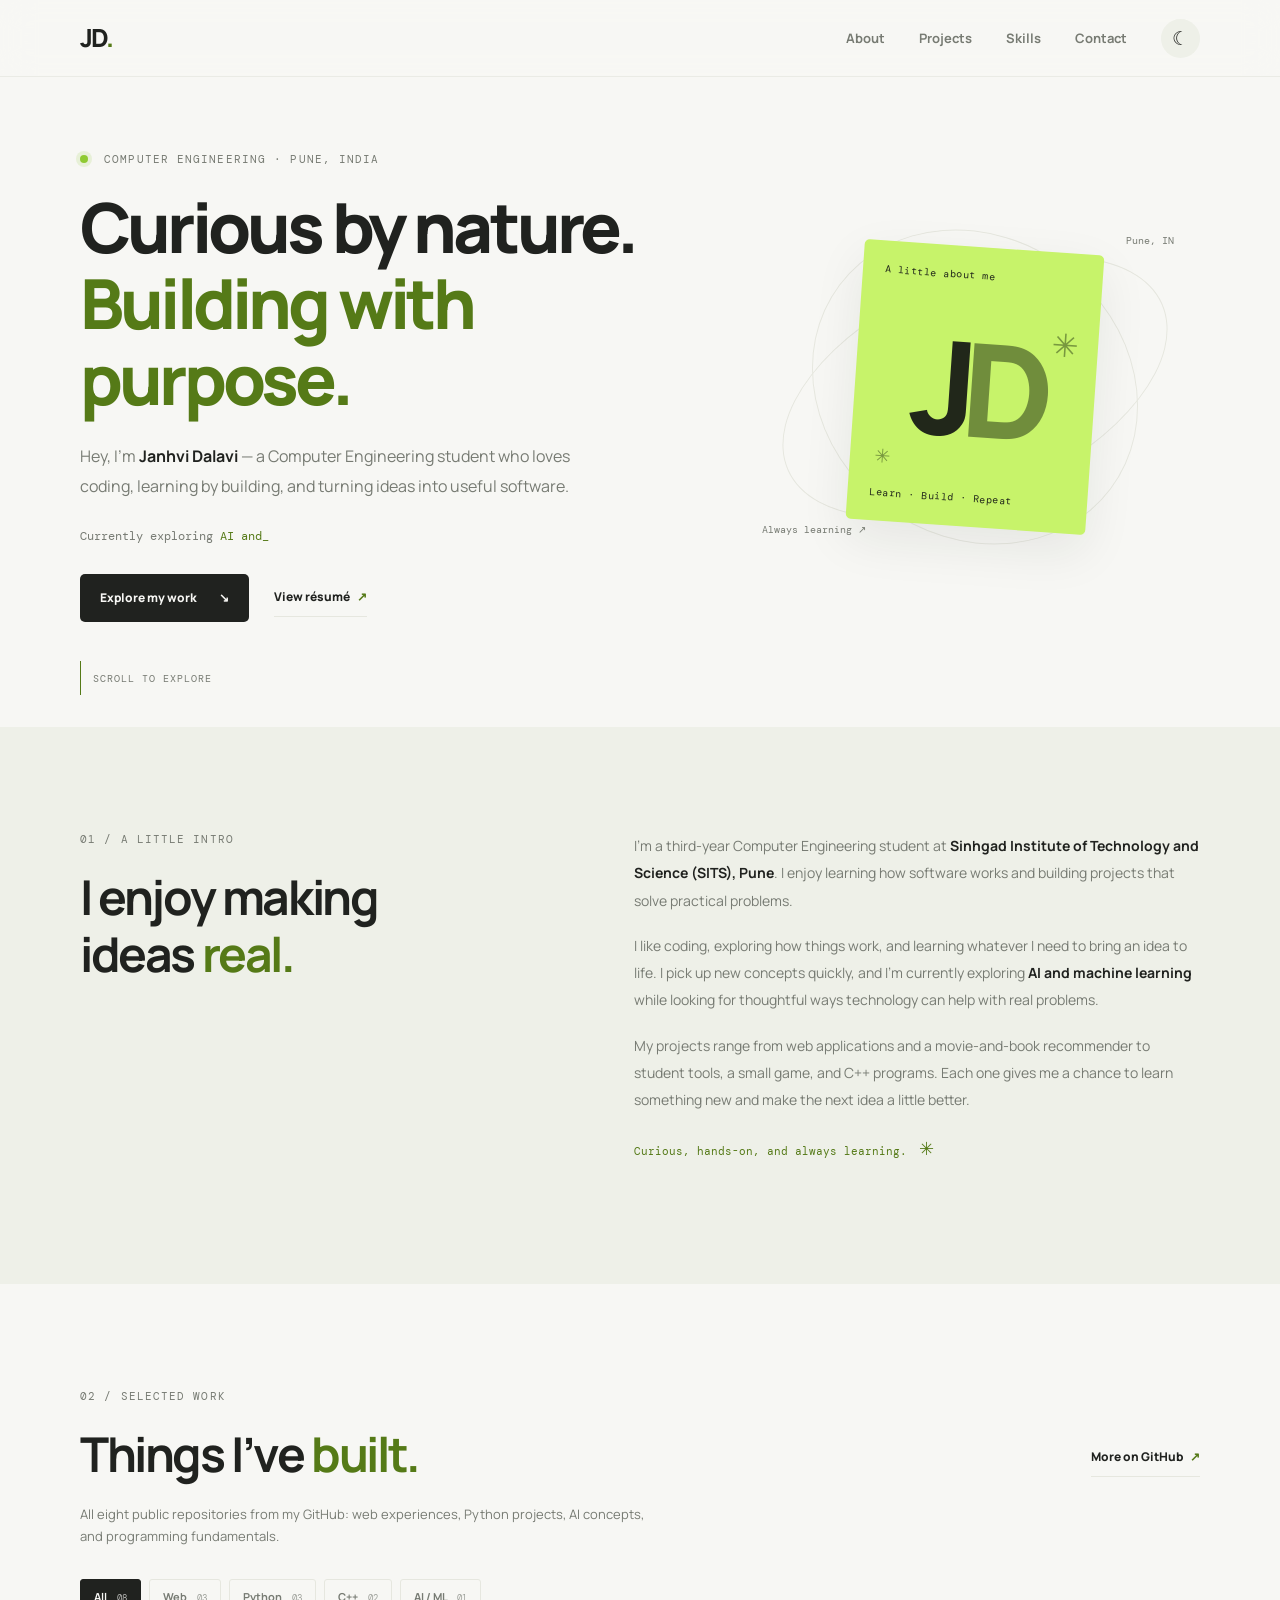
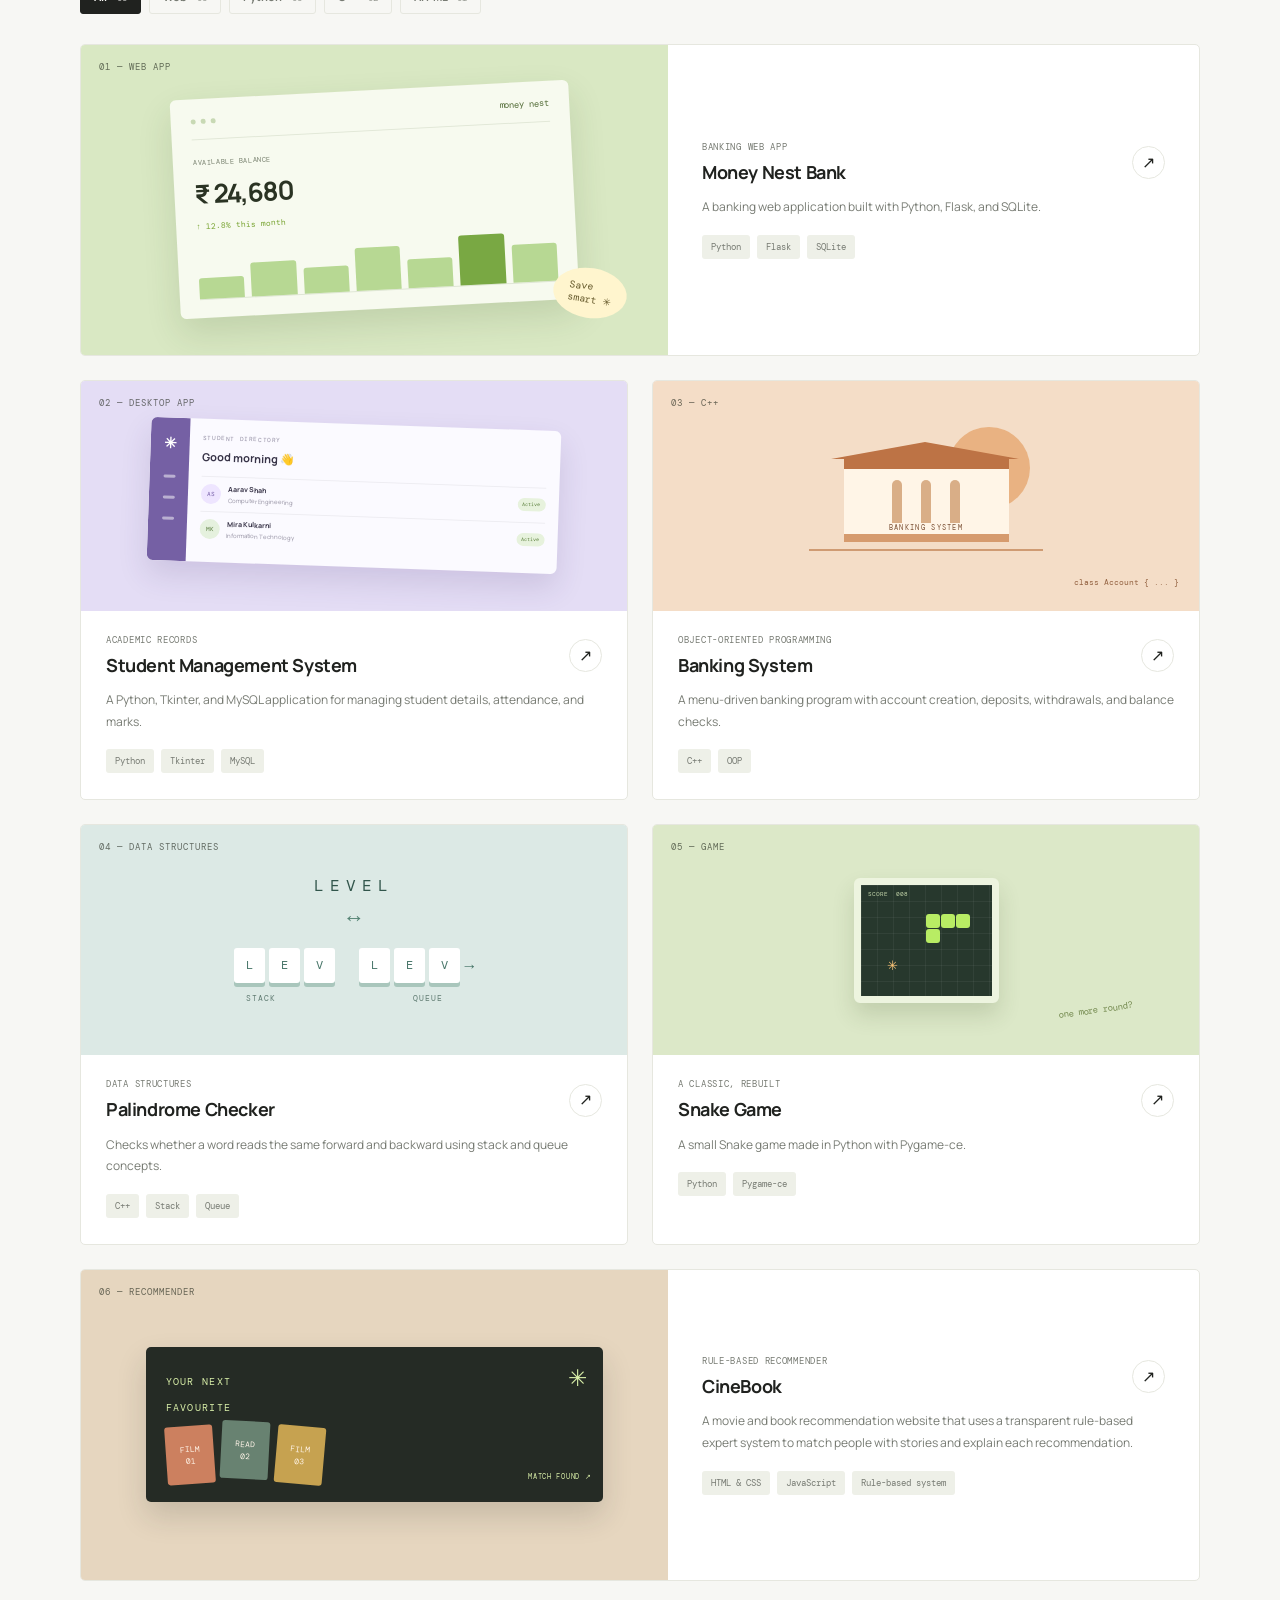
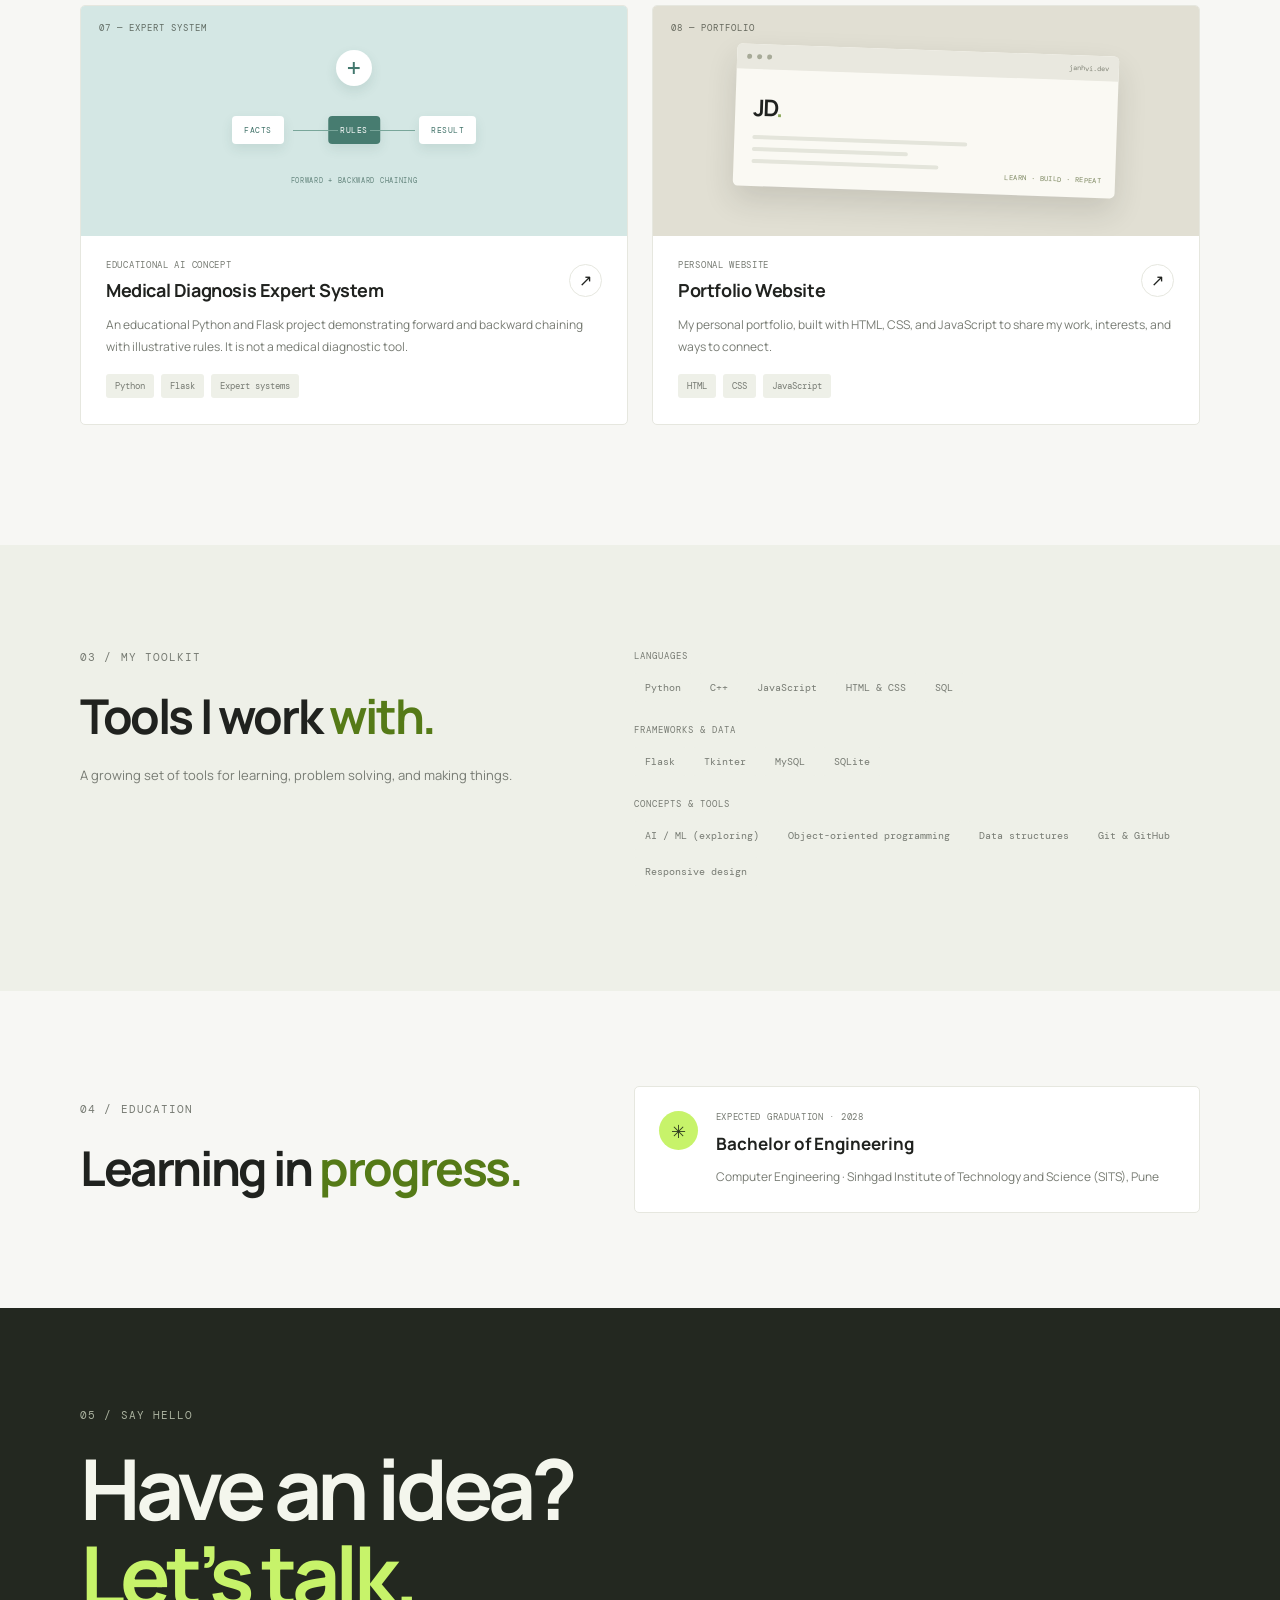
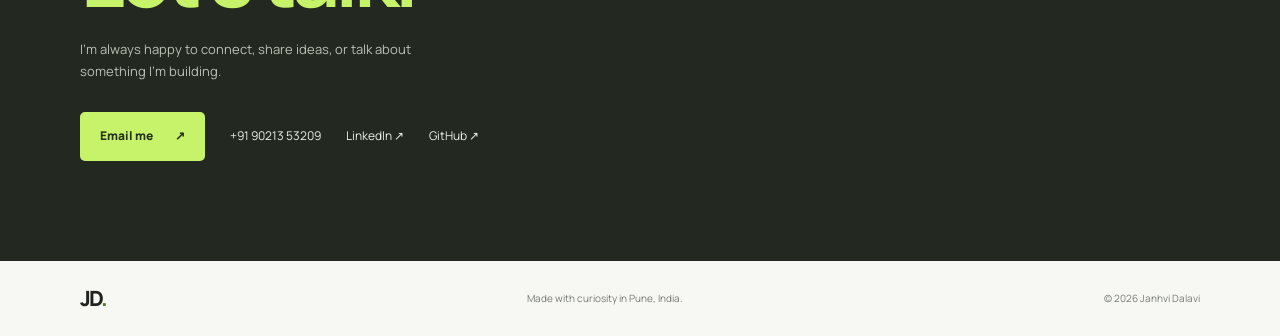
<file: index.html>
<!doctype html>
<html lang="en">
<head>
  <meta charset="utf-8">
  <meta name="viewport" content="width=device-width, initial-scale=1">
  <meta name="theme-color" content="#f7f7f4">
  <meta name="description" content="Janhvi Dalavi is a Computer Engineering student who enjoys building useful software and thoughtful web experiences.">
  <title>Janhvi Dalavi — Computer Engineering Student</title>
  <link rel="preconnect" href="https://fonts.googleapis.com">
  <link rel="preconnect" href="https://fonts.gstatic.com" crossorigin>
  <link href="https://fonts.googleapis.com/css2?family=DM+Mono:wght@400;500&family=Manrope:wght@400;500;600;700;800&display=swap" rel="stylesheet">
  <link rel="stylesheet" href="style/style.css">
  <script>document.documentElement.classList.add('js');</script>
</head>
<body>
  <a class="skip-link" href="#main">Skip to content</a>
  <header class="site-header">
    <nav class="nav wrap" aria-label="Main navigation">
      <a class="wordmark" href="#home" aria-label="Janhvi Dalavi, home">JD<span>.</span></a>
      <button class="menu-toggle" type="button" aria-expanded="false" aria-controls="nav-links" aria-label="Open navigation"><span></span><span></span></button>
      <div class="nav-links" id="nav-links">
        <a href="#about">About</a><a href="#projects">Projects</a><a href="#skills">Skills</a><a href="#contact">Contact</a>
        <button class="theme-toggle" type="button" aria-label="Switch color theme" title="Switch color theme"><span class="theme-icon" aria-hidden="true">☾</span></button>
      </div>
    </nav>
  </header>

  <main id="main">
    <section class="hero wrap" id="home">
      <div class="hero-copy reveal">
        <p class="eyebrow"><span class="status-dot"></span> COMPUTER ENGINEERING · PUNE, INDIA</p>
        <h1>Curious by nature.<br><span class="accent">Building with purpose.</span></h1>
        <p class="hero-intro">Hey, I’m <strong>Janhvi Dalavi</strong> — a Computer Engineering student who loves coding, learning by building, and turning ideas into useful software.</p>
        <p class="role-line"><span class="role-prefix">Currently exploring</span> <span id="typing" aria-live="polite">AI and machine learning</span><span class="cursor" aria-hidden="true">_</span></p>
        <div class="hero-actions"><a class="button button-primary" href="#projects">Explore my work <span aria-hidden="true">↘</span></a><a class="text-link" href="resume/Janhvi_Resume.pdf" target="_blank" rel="noopener">View résumé <span aria-hidden="true">↗</span></a></div>
      </div>
      <div class="hero-art reveal" aria-label="Decorative abstract illustration">
        <div class="art-orbit orbit-one"></div><div class="art-orbit orbit-two"></div>
        <div class="art-card"><span class="art-kicker">A little about me</span><span class="art-monogram">J<span>D</span></span><span class="art-caption">Learn · Build · Repeat</span><span class="art-spark spark-one">✳</span><span class="art-spark spark-two">✳</span></div>
        <span class="art-note note-one">Pune, IN</span><span class="art-note note-two">Always learning ↗</span>
      </div>
      <a class="scroll-hint" href="#about"><span class="scroll-line"></span> SCROLL TO EXPLORE</a>
    </section>

    <section class="section about-section" id="about">
      <div class="wrap section-grid reveal">
        <div><p class="eyebrow">01 / A LITTLE INTRO</p><h2 class="section-heading">I enjoy making<br>ideas <span class="accent">real.</span></h2></div>
        <div class="about-copy"><p>I’m a third-year Computer Engineering student at <strong>Sinhgad Institute of Technology and Science (SITS), Pune</strong>. I enjoy learning how software works and building projects that solve practical problems.</p><p>I like coding, exploring how things work, and learning whatever I need to bring an idea to life. I pick up new concepts quickly, and I’m currently exploring <strong>AI and machine learning</strong> while looking for thoughtful ways technology can help with real problems.</p><p>My projects range from web applications and a movie-and-book recommender to student tools, a small game, and C++ programs. Each one gives me a chance to learn something new and make the next idea a little better.</p><p class="about-signoff">Curious, hands-on, and always learning. <span aria-hidden="true">✳</span></p></div>
      </div>
    </section>

    <section class="section projects-section" id="projects">
      <div class="wrap">
        <div class="section-top reveal"><div><p class="eyebrow">02 / SELECTED WORK</p><h2 class="section-heading">Things I’ve <span class="accent">built.</span></h2></div><a class="text-link github-link" href="https://github.com/janhvi0207-cmd" target="_blank" rel="noopener">More on GitHub <span aria-hidden="true">↗</span></a></div>
        <p class="section-lede reveal">All eight public repositories from my GitHub: web experiences, Python projects, AI concepts, and programming fundamentals.</p>
        <div class="filters reveal" role="group" aria-label="Filter projects">
          <button class="filter-button is-active" type="button" data-filter="all" aria-pressed="true">All <span>08</span></button>
          <button class="filter-button" type="button" data-filter="web" aria-pressed="false">Web <span>03</span></button>
          <button class="filter-button" type="button" data-filter="python" aria-pressed="false">Python <span>03</span></button>
          <button class="filter-button" type="button" data-filter="cpp" aria-pressed="false">C++ <span>02</span></button>
          <button class="filter-button" type="button" data-filter="ai" aria-pressed="false">AI / ML <span>01</span></button>
        </div>
        <div class="project-grid">
          <article class="project-card project-feature reveal" data-category="web">
            <div class="project-visual visual-finance"><span class="visual-label">01 — WEB APP</span><div class="finance-ui"><div class="ui-top"><i></i><i></i><i></i><b>money nest</b></div><div class="ui-balance"><small>AVAILABLE BALANCE</small><strong>₹ 24,680</strong><span>↑ 12.8% this month</span></div><div class="ui-bars"><i></i><i></i><i></i><i></i><i></i><i></i><i></i></div></div><span class="visual-sticker">Save<br>smart ✳</span></div>
            <div class="project-info"><div class="project-heading"><div><p class="project-type">BANKING WEB APP</p><h3>Money Nest Bank</h3></div><a class="project-arrow" href="https://github.com/janhvi0207-cmd/Money-Nest-Bank" target="_blank" rel="noopener" aria-label="View Money Nest Bank repository on GitHub">↗</a></div><p>A banking web application built with Python, Flask, and SQLite.</p><div class="tag-list"><span>Python</span><span>Flask</span><span>SQLite</span></div></div>
          </article>
          <article class="project-card reveal" data-category="python">
            <div class="project-visual visual-students"><span class="visual-label">02 — DESKTOP APP</span><div class="student-ui"><div class="student-side"><b>✳</b><i></i><i></i><i></i></div><div class="student-main"><small>STUDENT DIRECTORY</small><strong>Good morning 👋</strong><div class="student-row"><span class="avatar">AS</span><span><b>Aarav Shah</b><small>Computer Engineering</small></span><span class="row-pill">Active</span></div><div class="student-row"><span class="avatar avatar-two">MK</span><span><b>Mira Kulkarni</b><small>Information Technology</small></span><span class="row-pill">Active</span></div></div></div></div>
            <div class="project-info"><div class="project-heading"><div><p class="project-type">ACADEMIC RECORDS</p><h3>Student Management System</h3></div><a class="project-arrow" href="https://github.com/janhvi0207-cmd/Student-Management-System" target="_blank" rel="noopener" aria-label="View Student Management System repository on GitHub">↗</a></div><p>A Python, Tkinter, and MySQL application for managing student details, attendance, and marks.</p><div class="tag-list"><span>Python</span><span>Tkinter</span><span>MySQL</span></div></div>
          </article>
          <article class="project-card reveal" data-category="cpp">
            <div class="project-visual visual-bank"><span class="visual-label">03 — C++</span><div class="bank-illustration"><span class="bank-sun"></span><span class="bank-building"><i></i><i></i><i></i></span><span class="bank-ground"></span><span class="bank-text">BANKING SYSTEM</span></div><span class="bank-code">class Account { ... }</span></div>
            <div class="project-info"><div class="project-heading"><div><p class="project-type">OBJECT-ORIENTED PROGRAMMING</p><h3>Banking System</h3></div><a class="project-arrow" href="https://github.com/janhvi0207-cmd/banking_system_project" target="_blank" rel="noopener" aria-label="View Banking System repository on GitHub">↗</a></div><p>A menu-driven banking program with account creation, deposits, withdrawals, and balance checks.</p><div class="tag-list"><span>C++</span><span>OOP</span></div></div>
          </article>
          <article class="project-card reveal" data-category="cpp">
            <div class="project-visual visual-palindrome"><span class="visual-label">04 — DATA STRUCTURES</span><div class="palindrome-art"><span class="pal-word">LEVEL</span><span class="pal-arrows">↔</span><div class="stack-box"><i>L</i><i>E</i><i>V</i></div><div class="queue-box"><i>L</i><i>E</i><i>V</i><b>→</b></div><span class="stack-label">STACK</span><span class="queue-label">QUEUE</span></div></div>
            <div class="project-info"><div class="project-heading"><div><p class="project-type">DATA STRUCTURES</p><h3>Palindrome Checker</h3></div><a class="project-arrow" href="https://github.com/janhvi0207-cmd/Palindrome-checker" target="_blank" rel="noopener" aria-label="View Palindrome Checker repository on GitHub">↗</a></div><p>Checks whether a word reads the same forward and backward using stack and queue concepts.</p><div class="tag-list"><span>C++</span><span>Stack</span><span>Queue</span></div></div>
          </article>
          <article class="project-card reveal" data-category="python">
            <div class="project-visual visual-snake"><span class="visual-label">05 — GAME</span><div class="snake-board"><span class="snake-piece p1"></span><span class="snake-piece p2"></span><span class="snake-piece p3"></span><span class="snake-piece p4"></span><span class="snake-food">✳</span><span class="snake-score">SCORE&nbsp; 008</span></div><span class="snake-note">one more round?</span></div>
            <div class="project-info"><div class="project-heading"><div><p class="project-type">A CLASSIC, REBUILT</p><h3>Snake Game</h3></div><a class="project-arrow" href="https://github.com/janhvi0207-cmd/Snake-Game" target="_blank" rel="noopener" aria-label="View Snake Game repository on GitHub">↗</a></div><p>A small Snake game made in Python with Pygame-ce.</p><div class="tag-list"><span>Python</span><span>Pygame-ce</span></div></div>
          </article>
          <article class="project-card project-feature reveal" data-category="web">
            <div class="project-visual visual-cinebook"><span class="visual-label">06 — RECOMMENDER</span><div class="cinebook-scene"><span class="cine-star">✳</span><span class="cine-label">YOUR NEXT<br>FAVOURITE</span><div class="cine-covers"><i>FILM<br>01</i><i>READ<br>02</i><i>FILM<br>03</i></div><span class="cine-match">MATCH FOUND ↗</span></div></div>
            <div class="project-info"><div class="project-heading"><div><p class="project-type">RULE-BASED RECOMMENDER</p><h3>CineBook</h3></div><a class="project-arrow" href="https://github.com/janhvi0207-cmd/CineBook" target="_blank" rel="noopener" aria-label="View CineBook repository on GitHub">↗</a></div><p>A movie and book recommendation website that uses a transparent rule-based expert system to match people with stories and explain each recommendation.</p><div class="tag-list"><span>HTML & CSS</span><span>JavaScript</span><span>Rule-based system</span></div></div>
          </article>
          <article class="project-card reveal" data-category="python ai">
            <div class="project-visual visual-medical"><span class="visual-label">07 — EXPERT SYSTEM</span><div class="medical-scene"><span class="medical-cross">+</span><span class="medical-node node-a">FACTS</span><span class="medical-node node-b">RULES</span><span class="medical-node node-c">RESULT</span><span class="medical-path path-a"></span><span class="medical-path path-b"></span><span class="medical-caption">FORWARD + BACKWARD CHAINING</span></div></div>
            <div class="project-info"><div class="project-heading"><div><p class="project-type">EDUCATIONAL AI CONCEPT</p><h3>Medical Diagnosis Expert System</h3></div><a class="project-arrow" href="https://github.com/janhvi0207-cmd/AI-Medical-Diagnosis-Expert-System" target="_blank" rel="noopener" aria-label="View AI Medical Diagnosis Expert System repository on GitHub">↗</a></div><p>An educational Python and Flask project demonstrating forward and backward chaining with illustrative rules. It is not a medical diagnostic tool.</p><div class="tag-list"><span>Python</span><span>Flask</span><span>Expert systems</span></div></div>
          </article>
          <article class="project-card reveal" data-category="web">
            <div class="project-visual visual-portfolio"><span class="visual-label">08 — PORTFOLIO</span><div class="portfolio-window"><div class="portfolio-window-top"><i></i><i></i><i></i><span>janhvi.dev</span></div><div class="portfolio-window-body"><b>JD<span>.</span></b><i></i><i></i><i></i><em>LEARN · BUILD · REPEAT</em></div></div></div>
            <div class="project-info"><div class="project-heading"><div><p class="project-type">PERSONAL WEBSITE</p><h3>Portfolio Website</h3></div><a class="project-arrow" href="https://github.com/janhvi0207-cmd/Portfolio" target="_blank" rel="noopener" aria-label="View Portfolio repository on GitHub">↗</a></div><p>My personal portfolio, built with HTML, CSS, and JavaScript to share my work, interests, and ways to connect.</p><div class="tag-list"><span>HTML</span><span>CSS</span><span>JavaScript</span></div></div>
          </article>
        </div>
        <p class="filter-empty" hidden>No projects in this category yet.</p>
      </div>
    </section>

    <section class="section skills-section" id="skills"><div class="wrap section-grid reveal"><div><p class="eyebrow">03 / MY TOOLKIT</p><h2 class="section-heading">Tools I work <span class="accent">with.</span></h2><p class="section-lede">A growing set of tools for learning, problem solving, and making things.</p></div><div class="skills-content"><div class="skill-group"><h3>LANGUAGES</h3><div class="skill-pills"><span>Python</span><span>C++</span><span>JavaScript</span><span>HTML & CSS</span><span>SQL</span></div></div><div class="skill-group"><h3>FRAMEWORKS & DATA</h3><div class="skill-pills"><span>Flask</span><span>Tkinter</span><span>MySQL</span><span>SQLite</span></div></div><div class="skill-group"><h3>CONCEPTS & TOOLS</h3><div class="skill-pills"><span>AI / ML (exploring)</span><span>Object-oriented programming</span><span>Data structures</span><span>Git & GitHub</span><span>Responsive design</span></div></div></div></div></section>

    <section class="section education-section"><div class="wrap education-row reveal"><div><p class="eyebrow">04 / EDUCATION</p><h2 class="section-heading">Learning in <span class="accent">progress.</span></h2></div><div class="education-card"><span class="education-icon" aria-hidden="true">✳</span><div><p class="project-type">EXPECTED GRADUATION · 2028</p><h3>Bachelor of Engineering</h3><p>Computer Engineering · Sinhgad Institute of Technology and Science (SITS), Pune</p></div></div></div></section>

    <section class="contact-section" id="contact"><div class="wrap contact-inner reveal"><p class="eyebrow">05 / SAY HELLO</p><h2>Have an idea?<br><span class="accent">Let’s talk.</span></h2><p>I’m always happy to connect, share ideas, or talk about something I’m building.</p><div class="contact-actions"><a class="button button-light" href="mailto:janhvi0207@gmail.com">Email me <span aria-hidden="true">↗</span></a><a class="contact-social" href="tel:+919021353209">+91 90213 53209</a><a class="contact-social" href="https://www.linkedin.com/in/janhvi-dalavi-2527373a8/" target="_blank" rel="noopener">LinkedIn ↗</a><a class="contact-social" href="https://github.com/janhvi0207-cmd" target="_blank" rel="noopener">GitHub ↗</a></div></div></section>
  </main>
  <footer class="site-footer"><div class="wrap footer-inner"><a class="wordmark" href="#home">JD<span>.</span></a><p>Made with curiosity in Pune, India.</p><p>© <span id="year">2026</span> Janhvi Dalavi</p></div></footer>
  <script src="script/script.js" defer></script>
</body>
</html>
</file>
<file: style/style.css>
:root{color-scheme:light;--bg:#f7f7f4;--paper:#fff;--ink:#20221f;--muted:#777b73;--line:#e6e7df;--green:#c7f36a;--green-dark:#557a17;--soft:#eef0e8;--header:rgba(247,247,244,.88);--shadow:0 18px 50px rgba(31,37,22,.08);--font:'Manrope',Arial,sans-serif;--mono:'DM Mono',monospace}html[data-theme="dark"]{color-scheme:dark;--bg:#171a17;--paper:#20251f;--ink:#f1f3ec;--muted:#a4aa9d;--line:#343a32;--green:#c7f36a;--green-dark:#d3f895;--soft:#282f27;--header:rgba(23,26,23,.88);--shadow:0 18px 50px rgba(0,0,0,.25)}*{box-sizing:border-box}html{scroll-behavior:smooth;scroll-padding-top:92px}body{margin:0;background:var(--bg);color:var(--ink);font-family:var(--font);font-size:15px;line-height:1.7;transition:background .25s,color .25s}body,button,a{font-family:var(--font)}a{color:inherit}.wrap{width:min(1120px,calc(100% - 48px));margin-inline:auto}.skip-link{position:absolute;top:-60px;left:16px;z-index:200;background:var(--green);padding:10px 16px;color:#18200e}.skip-link:focus{top:12px}.site-header{position:sticky;top:0;z-index:100;background:var(--header);border-bottom:1px solid color-mix(in srgb,var(--line) 75%,transparent);backdrop-filter:blur(16px)}.nav{height:76px;display:flex;align-items:center;justify-content:space-between}.wordmark{text-decoration:none;font-size:25px;font-weight:800;letter-spacing:-2px}.wordmark span{color:var(--green-dark)}.nav-links{display:flex;align-items:center;gap:34px}.nav-links>a{text-decoration:none;color:var(--muted);font-size:13px;font-weight:700;transition:color .2s}.nav-links>a:hover,.nav-links>a.active{color:var(--ink)}.theme-toggle,.menu-toggle{border:0;background:var(--soft);color:var(--ink);width:39px;height:39px;border-radius:50%;cursor:pointer}.theme-toggle{font-size:19px;display:grid;place-items:center}.menu-toggle{display:none}.hero{position:relative;min-height:650px;display:grid;grid-template-columns:1.15fr .85fr;align-items:center;gap:60px;padding-block:70px 100px}.eyebrow{font:11px/1.4 var(--mono);letter-spacing:1.1px;color:var(--muted);margin:0 0 22px}.status-dot{display:inline-block;width:8px;height:8px;border-radius:50%;background:#8fca32;margin-right:8px;box-shadow:0 0 0 4px rgba(143,202,50,.15)}h1,h2,h3,p{margin-top:0}.hero h1{font-size:clamp(42px,5.4vw,69px);line-height:1.1;letter-spacing:-3.8px;margin:0 0 24px;font-weight:800}.accent{color:var(--green-dark)}.hero-intro{max-width:520px;font-size:16px;color:var(--muted);line-height:1.9}.hero-intro strong{color:var(--ink)}.role-line{font:12px var(--mono);color:var(--green-dark);margin:26px 0 30px}.role-prefix{color:var(--muted)}.cursor{animation:blink .8s steps(2,start) infinite}@keyframes blink{to{visibility:hidden}}.hero-actions,.contact-actions{display:flex;align-items:center;gap:25px}.button{display:inline-flex;align-items:center;gap:22px;text-decoration:none;padding:14px 20px;border-radius:5px;font-size:12px;font-weight:800;transition:transform .2s,background .2s}.button:hover{transform:translateY(-2px)}.button-primary{background:var(--ink);color:var(--bg)}.button-primary:hover{background:var(--green-dark);color:#fff}.text-link{font-size:12px;font-weight:800;text-decoration:none;border-bottom:1px solid var(--line);padding:8px 0}.text-link span{color:var(--green-dark);margin-left:5px}.hero-art{position:relative;min-height:370px;display:grid;place-items:center}.art-orbit{position:absolute;border:1px solid var(--line);border-radius:50%;transform:rotate(-24deg)}.orbit-one{width:410px;height:220px}.orbit-two{width:340px;height:300px;transform:rotate(37deg)}.art-card{position:relative;width:240px;height:280px;background:var(--green);color:#21271a;border-radius:5px;padding:22px;box-shadow:var(--shadow);transform:rotate(4deg);display:flex;flex-direction:column;justify-content:space-between;overflow:hidden}.art-kicker,.art-caption{font:10px var(--mono);letter-spacing:.5px}.art-monogram{font-size:130px;line-height:.9;letter-spacing:-16px;font-weight:800;align-self:center}.art-monogram span{color:#708d3c}.art-spark{position:absolute;font-size:32px;color:#78983f}.spark-one{right:19px;top:65px}.spark-two{left:24px;bottom:49px;font-size:19px}.art-note{position:absolute;font:10px var(--mono);color:var(--muted)}.note-one{top:32px;right:26px}.note-two{bottom:36px;left:12px}.scroll-hint{position:absolute;bottom:32px;left:0;display:flex;align-items:center;gap:12px;color:var(--muted);font:10px var(--mono);letter-spacing:1px;text-decoration:none}.scroll-line{height:34px;width:1px;background:var(--green-dark)}.section{padding-block:105px}.about-section,.skills-section{background:var(--soft)}.section-grid{display:grid;grid-template-columns:.9fr 1.1fr;gap:90px;align-items:start}.section-heading{font-size:clamp(34px,4vw,48px);letter-spacing:-2.4px;line-height:1.18;margin-bottom:0}.about-copy{max-width:570px;color:var(--muted);font-size:14px;line-height:1.95}.about-copy p{margin-bottom:18px}.about-copy strong{color:var(--ink)}.about-signoff{font:11px var(--mono);color:var(--green-dark)!important;padding-top:5px}.about-signoff span{font-size:18px;margin-left:5px}.projects-section{padding-block:105px 120px}.section-top{display:flex;justify-content:space-between;align-items:end}.github-link{margin-bottom:6px}.section-lede{font-size:13px;color:var(--muted);max-width:580px;margin:20px 0 32px}.filters{display:flex;gap:8px;margin:30px 0}.filter-button{background:transparent;border:1px solid var(--line);border-radius:3px;padding:9px 13px;color:var(--muted);font-size:11px;font-weight:700;cursor:pointer;transition:.2s}.filter-button span{font:9px var(--mono);margin-left:8px;opacity:.7}.filter-button:hover,.filter-button.is-active{background:var(--ink);border-color:var(--ink);color:var(--bg)}.project-grid{display:grid;grid-template-columns:repeat(2,minmax(0,1fr));gap:24px}.project-card{min-width:0;background:var(--paper);border:1px solid var(--line);border-radius:5px;overflow:hidden;transition:transform .25s,box-shadow .25s,border-color .25s}.project-card:hover{transform:translateY(-5px);box-shadow:var(--shadow);border-color:transparent}.project-card[hidden]{display:none}.project-feature{grid-column:span 2;display:grid;grid-template-columns:1.05fr .95fr}.project-visual{height:230px;position:relative;overflow:hidden;display:grid;place-items:center}.project-feature .project-visual{height:100%;min-height:310px}.visual-label{position:absolute;left:18px;top:16px;z-index:2;font:9px var(--mono);letter-spacing:1px;color:rgba(24,30,20,.62)}.visual-finance{background:#d9e8c3}.finance-ui{width:68%;background:#f7faef;padding:16px 20px 18px;border-radius:6px;box-shadow:0 15px 35px rgba(45,73,20,.14);transform:rotate(-3deg)}.ui-top{display:flex;align-items:center;gap:5px;border-bottom:1px solid #e2e8d8;padding-bottom:12px}.ui-top i{width:5px;height:5px;background:#c8d9b4;border-radius:50%}.ui-top b{margin-left:auto;font:9px var(--mono);color:#526b36}.ui-balance{padding:18px 0 13px;display:grid;gap:5px}.ui-balance small{font:7px var(--mono);letter-spacing:.6px;color:#78816f}.ui-balance strong{font-size:26px;letter-spacing:-1px;color:#2a3323}.ui-balance span{font:8px var(--mono);color:#76a22e}.ui-bars{height:56px;display:flex;align-items:end;gap:7px;border-bottom:1px solid #dfe6d5}.ui-bars i{flex:1;background:#b7d893;border-radius:3px 3px 0 0}.ui-bars i:nth-child(1){height:38%}.ui-bars i:nth-child(2){height:62%}.ui-bars i:nth-child(3){height:48%}.ui-bars i:nth-child(4){height:78%}.ui-bars i:nth-child(5){height:53%}.ui-bars i:nth-child(6){height:92%;background:#79a843}.ui-bars i:nth-child(7){height:69%}.visual-sticker{position:absolute;right:7%;bottom:12%;background:#fff5ce;color:#675b2d;padding:12px 15px;border-radius:50%;font:10px var(--mono);transform:rotate(9deg)}.project-info{padding:23px 25px 26px}.project-feature .project-info{padding:34px;align-self:center}.project-heading{display:flex;justify-content:space-between;align-items:center;gap:10px}.project-type{font:9px var(--mono);letter-spacing:.7px;color:var(--muted);margin:0 0 7px}.project-heading h3{font-size:18px;line-height:1.35;letter-spacing:-.4px;margin:0}.project-info>p{font-size:12px;color:var(--muted);line-height:1.8;margin:12px 0 17px}.project-arrow{width:33px;height:33px;flex:0 0 33px;display:grid;place-items:center;text-decoration:none;border:1px solid var(--line);border-radius:50%;font-size:16px;transition:.2s}.project-arrow:hover{background:var(--green);border-color:var(--green);color:#20251a;transform:rotate(45deg)}.tag-list,.skill-pills{display:flex;flex-wrap:wrap;gap:7px}.tag-list span,.skill-pills span{background:var(--soft);color:var(--muted);padding:6px 9px;border-radius:3px;font:9px var(--mono)}.visual-students{background:#e4ddf5}.student-ui{width:75%;min-height:143px;background:#fbfaff;border-radius:6px;display:flex;overflow:hidden;box-shadow:0 14px 30px rgba(65,46,105,.14);transform:rotate(2deg)}.student-side{background:#7560a4;width:39px;display:flex;align-items:center;flex-direction:column;gap:18px;padding:13px 0}.student-side b{color:#fff}.student-side i{width:12px;height:3px;background:rgba(255,255,255,.5);border-radius:4px}.student-main{padding:15px 13px;flex:1;color:#383448}.student-main>small{display:block;font:6px var(--mono);color:#928da2;letter-spacing:.6px}.student-main>strong{font-size:11px;display:block;margin:6px 0 9px}.student-row{display:flex;align-items:center;gap:7px;padding:6px 0;border-top:1px solid #eeedf2}.student-row>span:nth-child(2){display:grid;flex:1}.student-row b{font-size:7px}.student-row small{font-size:6px;color:#938fa0}.avatar{width:20px;height:20px;display:grid;place-items:center;background:#eee5ff;color:#755da8;border-radius:50%;font:6px var(--mono)}.avatar-two{background:#e5f1de;color:#577a3c}.row-pill{font:5px var(--mono);background:#e7f2dd;color:#577d38;padding:3px 5px;border-radius:8px}.visual-bank{background:#f4ddc7}.bank-illustration{height:140px;width:240px;position:relative;display:flex;justify-content:center;align-items:center}.bank-sun{position:absolute;width:82px;height:82px;background:#e6a871;border-radius:50%;top:1px;right:16px;opacity:.8}.bank-building{z-index:1;position:relative;display:flex;align-items:center;justify-content:center;gap:19px;width:165px;height:77px;background:#fff5e7;border-top:12px solid #bd7345;box-shadow:0 8px 0 #d69b6e}.bank-building:before{content:'';position:absolute;top:-27px;left:-13px;border-left:94px solid transparent;border-right:94px solid transparent;border-bottom:17px solid #bd7345}.bank-building i{height:43px;width:10px;background:#d9ae87;border-radius:8px 8px 0 0}.bank-ground{position:absolute;bottom:15px;left:3px;right:3px;height:2px;background:#cf9b73}.bank-text{position:absolute;z-index:2;bottom:34px;font:7px var(--mono);letter-spacing:1.3px;color:#7c5135}.bank-code{position:absolute;bottom:24px;right:20px;font:8px var(--mono);color:#946342}.visual-palindrome{background:#dce9e5}.palindrome-art{width:240px;height:130px;position:relative;display:flex;align-items:center;justify-content:space-between}.pal-word{position:absolute;top:0;left:50%;transform:translateX(-50%);font:16px var(--mono);letter-spacing:6px;color:#31554b}.pal-arrows{position:absolute;left:50%;top:24px;transform:translateX(-50%);font-size:22px;color:#558374}.stack-box,.queue-box{display:flex;gap:4px;margin-top:50px}.stack-box i,.queue-box i{width:31px;height:35px;display:grid;place-items:center;background:#fff;color:#477568;font:12px var(--mono);font-style:normal;border-radius:3px;box-shadow:0 4px 0 #a9c6bc}.queue-box{margin-left:auto}.queue-box b{font:16px var(--mono);color:#477568;align-self:center}.stack-label,.queue-label{position:absolute;bottom:2px;font:8px var(--mono);letter-spacing:1px;color:#617c73}.stack-label{left:12px}.queue-label{right:31px}.visual-snake{background:#dce8c8}.snake-board{width:145px;height:125px;background:#27382d;border:7px solid #edf4df;border-radius:6px;position:relative;box-shadow:0 12px 22px rgba(53,75,31,.16);background-image:linear-gradient(rgba(255,255,255,.05) 1px,transparent 1px),linear-gradient(90deg,rgba(255,255,255,.05) 1px,transparent 1px);background-size:16px 16px}.snake-piece{position:absolute;width:14px;height:14px;background:#b8ec64;border-radius:3px}.p1{right:22px;top:29px}.p2{right:37px;top:29px}.p3{right:52px;top:29px}.p4{right:52px;top:44px}.snake-food{position:absolute;left:26px;bottom:20px;color:#ffc779;font-size:13px}.snake-score{position:absolute;top:5px;left:7px;color:#c7d9ad;font:6px var(--mono)}.snake-note{position:absolute;right:12%;bottom:17%;color:#73894e;font:9px var(--mono);transform:rotate(-8deg)}.filter-empty{color:var(--muted);font-size:13px;padding:28px 0}.skills-content{display:grid;gap:22px}.skill-group h3{font:9px var(--mono);color:var(--muted);letter-spacing:1px;margin:0 0 11px}.skill-pills span{font-size:10px;padding:8px 11px}.education-section{padding-block:95px}.education-row{display:grid;grid-template-columns:.9fr 1.1fr;gap:90px;align-items:center}.education-card{display:flex;align-items:start;gap:18px;border:1px solid var(--line);background:var(--paper);padding:24px;border-radius:5px}.education-icon{width:39px;height:39px;display:grid;place-items:center;background:var(--green);border-radius:50%;color:#2d3a1e;font-size:18px;flex:0 0 auto}.education-card h3{font-size:17px;margin:0 0 8px}.education-card p:last-child{font-size:12px;color:var(--muted);margin:0;line-height:1.7}.contact-section{background:#232820;color:#f4f6ed;padding:100px 0}.contact-inner{max-width:1120px}.contact-section .eyebrow{color:#aab29f}.contact-section h2{font-size:clamp(48px,7vw,84px);letter-spacing:-5px;line-height:1.03;margin:0 0 20px}.contact-section .accent{color:var(--green)}.contact-section>div>p:not(.eyebrow){color:#bbc1b5;font-size:13px;max-width:390px;margin-bottom:30px}.button-light{background:var(--green);color:#253019}.button-light:hover{background:#d7ffa0}.contact-social{font-size:12px;text-decoration:none;color:#eef0e8}.contact-social:hover{color:var(--green)}.site-footer{padding:20px 0}.footer-inner{display:flex;align-items:center;justify-content:space-between}.footer-inner p{font-size:10px;color:var(--muted);margin:0}.footer-inner .wordmark{font-size:21px}.js .reveal{opacity:0;transform:translateY(16px);transition:opacity .6s ease,transform .6s ease}.js .reveal.is-visible{opacity:1;transform:translateY(0)}@media(prefers-reduced-motion:reduce){*,*::before,*::after{scroll-behavior:auto!important;animation-duration:.01ms!important;animation-iteration-count:1!important;transition-duration:.01ms!important}.js .reveal{opacity:1;transform:none}}@media(max-width:800px){.hero{min-height:600px;grid-template-columns:1.1fr .9fr;gap:20px}.hero-art{transform:scale(.85)}.section-grid,.education-row{gap:42px}.project-info{padding:20px}.project-feature .project-info{padding:24px}.project-feature .project-visual{min-height:270px}}@media(max-width:640px){.wrap{width:min(100% - 36px,520px)}.nav{height:66px}.menu-toggle{display:flex;flex-direction:column;align-items:center;justify-content:center;gap:5px}.menu-toggle span{height:1.5px;width:17px;background:currentColor;transition:transform .2s}.menu-toggle[aria-expanded=true] span:first-child{transform:translateY(3.25px) rotate(45deg)}.menu-toggle[aria-expanded=true] span:last-child{transform:translateY(-3.25px) rotate(-45deg)}.nav-links{position:absolute;top:65px;left:0;right:0;background:var(--bg);border-bottom:1px solid var(--line);padding:16px 22px 22px;display:none;align-items:stretch;gap:0}.nav-links.is-open{display:flex;flex-direction:column}.nav-links>a{padding:12px 0;border-bottom:1px solid var(--line)}.theme-toggle{margin-top:14px}.hero{display:flex;flex-direction:column;align-items:stretch;gap:0;padding-block:66px 82px;min-height:0}.hero h1{font-size:clamp(41px,11vw,58px);letter-spacing:-2.7px}.hero-intro{font-size:14px}.hero-art{min-height:310px;margin-top:4px;transform:scale(.85)}.scroll-hint{bottom:22px}.section{padding-block:75px}.section-grid,.education-row{grid-template-columns:1fr;gap:30px}.section-heading{font-size:38px}.about-copy{font-size:13px}.projects-section{padding-block:78px}.section-top{align-items:start;gap:14px;flex-direction:column}.section-lede{margin:16px 0 24px}.filters{gap:6px;overflow-x:auto;padding-bottom:5px}.filter-button{white-space:nowrap;padding:8px 10px}.project-grid{grid-template-columns:1fr;gap:17px}.project-feature{grid-column:auto;display:block}.project-feature .project-visual{height:225px;min-height:0}.project-feature .project-info{padding:22px}.project-visual{height:210px}.education-section{padding-block:75px}.education-card{padding:19px}.contact-section{padding:76px 0}.contact-section h2{letter-spacing:-3px}.contact-actions{gap:17px;flex-wrap:wrap}.footer-inner{flex-wrap:wrap;gap:12px}.footer-inner p:nth-child(2){order:3;width:100%}}@media(max-width:380px){.wrap{width:calc(100% - 28px)}.hero h1{font-size:38px}.hero-actions{gap:17px}.button{padding:13px 15px}.art-card{transform:scale(.92) rotate(4deg)}.project-heading h3{font-size:16px}}
/* Extra project illustrations */
.visual-cinebook{background:#e6d6bf}.cinebook-scene{width:78%;height:155px;position:relative;background:#252b25;border-radius:5px;padding:20px;color:#f5f0e4;box-shadow:0 14px 30px rgba(30,35,28,.16)}.cine-star{position:absolute;right:16px;top:11px;color:#d8eea8;font-size:23px}.cine-label{font:10px var(--mono);letter-spacing:1.3px;line-height:1.6;color:#d8eea8}.cine-covers{display:flex;gap:7px;position:absolute;left:20px;bottom:18px}.cine-covers i{width:48px;height:58px;border-radius:3px;background:#cc805f;display:grid;place-items:center;text-align:center;font:8px/1.5 var(--mono);font-style:normal;color:#fff4e8;transform:rotate(-4deg)}.cine-covers i:nth-child(2){background:#688271;transform:translateY(-5px) rotate(3deg)}.cine-covers i:nth-child(3){background:#c6a250;transform:rotate(5deg)}.cine-match{position:absolute;right:12px;bottom:21px;color:#d8eea8;font:7px var(--mono);letter-spacing:.7px}.visual-medical{background:#d4e7e4}.medical-scene{width:250px;height:145px;position:relative;display:flex;align-items:center;justify-content:center}.medical-cross{position:absolute;top:2px;left:50%;transform:translateX(-50%);width:36px;height:36px;background:#fff;border-radius:50%;display:grid;place-items:center;color:#43786e;font:26px/1 var(--mono);box-shadow:0 5px 12px rgba(38,91,82,.12)}.medical-node{position:absolute;top:68px;padding:9px 12px;border-radius:4px;background:#fff;color:#42736a;font:8px var(--mono);letter-spacing:.5px;box-shadow:0 5px 12px rgba(38,91,82,.1)}.node-a{left:3px}.node-b{left:50%;transform:translateX(-50%);background:#477c70;color:#fff}.node-c{right:3px}.medical-path{position:absolute;top:82px;width:45px;height:1px;background:#79a69a}.path-a{left:64px}.path-b{right:64px}.medical-caption{position:absolute;bottom:8px;color:#66877f;font:7px var(--mono);letter-spacing:.7px}.visual-portfolio{background:#e1dfd3}.portfolio-window{width:70%;min-height:142px;background:#faf9f3;border-radius:5px;overflow:hidden;box-shadow:0 14px 30px rgba(45,46,36,.14);transform:rotate(2deg)}.portfolio-window-top{height:25px;background:#e9e8df;display:flex;align-items:center;gap:5px;padding:0 10px}.portfolio-window-top i{width:5px;height:5px;background:#a7aa98;border-radius:50%}.portfolio-window-top span{margin-left:auto;color:#818477;font:7px var(--mono)}.portfolio-window-body{position:relative;padding:19px 18px;height:117px}.portfolio-window-body b{font-size:23px;letter-spacing:-2px}.portfolio-window-body b span{color:#8ca85a}.portfolio-window-body i{display:block;width:62%;height:4px;background:#e4e5db;border-radius:4px;margin-top:8px}.portfolio-window-body i:nth-of-type(2){width:45%}.portfolio-window-body i:nth-of-type(3){width:54%}.portfolio-window-body em{position:absolute;right:14px;bottom:13px;color:#7b865f;font:7px var(--mono);font-style:normal;letter-spacing:.4px}
</file>
